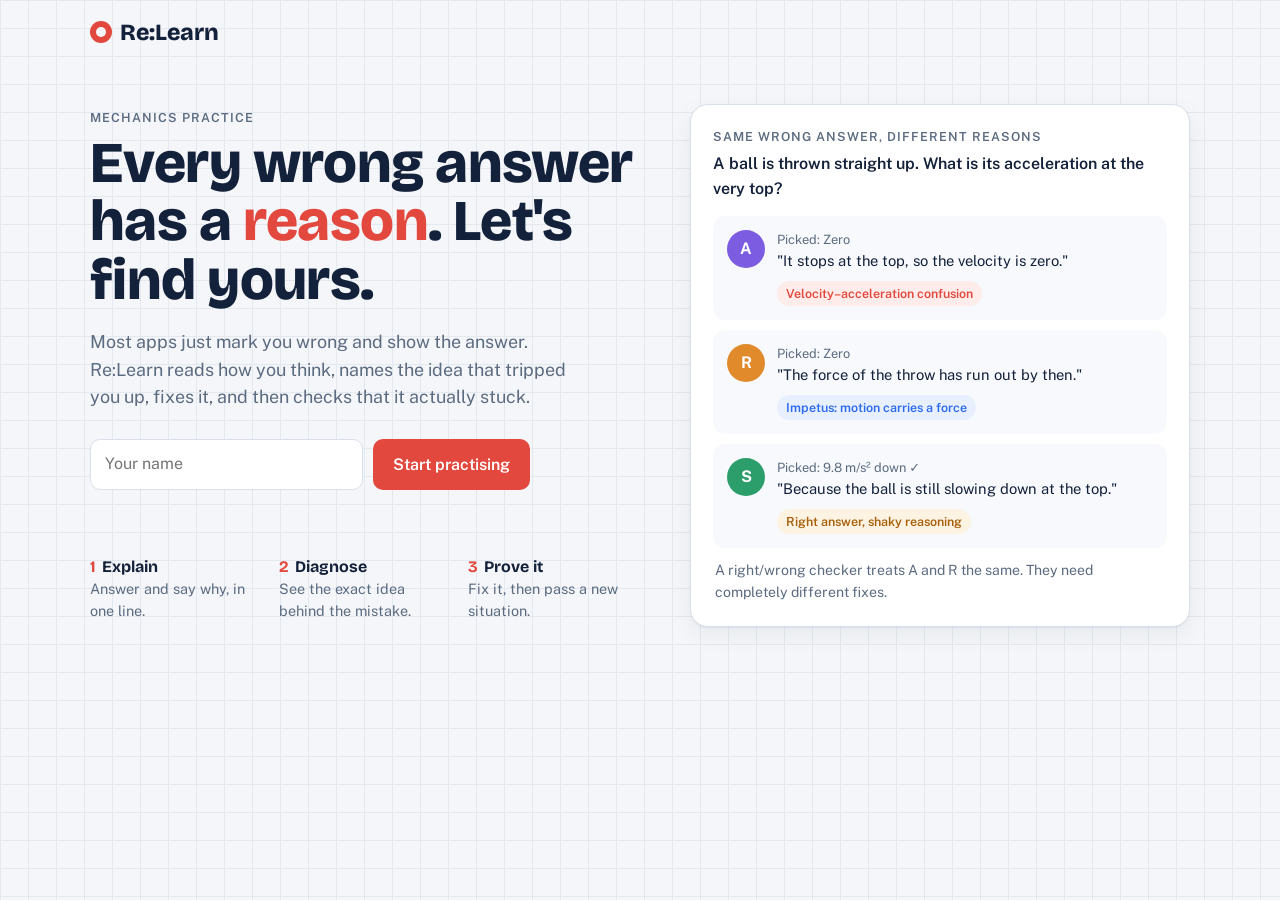
<file: _old_version/static/index.html>
<!doctype html>
<html lang="en">
<head>
<meta charset="utf-8">
<meta name="viewport" content="width=device-width, initial-scale=1">
<title>Re:Learn Physics</title>
<link href="https://fonts.googleapis.com/css2?family=Bricolage+Grotesque:opsz,wght@12..96,600;12..96,800&family=Public+Sans:wght@400;500;600&display=swap" rel="stylesheet">
<style>
:root{
  --bg:#F4F6F9;--grid:#E4E9F0;--surface:#FFFFFF;--surface2:#F7F9FC;--ink:#14213A;--muted:#5C6B80;--line:#D9E0EA;
  --accent:#E2483D;--accent-soft:#FDECEA;--blue:#2C6BED;--blue-soft:#E8EFFE;--ok:#1C8550;--ok-soft:#E5F5EC;
  --warn:#A8620B;--warn-soft:#FDF3E3;--shadow:0 1px 2px rgba(20,33,58,.06),0 8px 24px rgba(20,33,58,.06);
}
@media(prefers-color-scheme:dark){:root:not([data-theme=light]){
  --bg:#0E1420;--grid:#161E2C;--surface:#151D2B;--surface2:#1B2536;--ink:#E8EDF5;--muted:#93A1B5;--line:#2A3548;
  --accent:#FF6B5E;--accent-soft:#3A1E1D;--blue:#6E9BFF;--blue-soft:#1A2744;--ok:#4CC488;--ok-soft:#14301F;
  --warn:#F0B35A;--warn-soft:#33260F;--shadow:0 1px 2px rgba(0,0,0,.3),0 8px 24px rgba(0,0,0,.25);
}}
*{box-sizing:border-box}
html{scroll-behavior:smooth}
body{margin:0;font:16px/1.55 "Public Sans",system-ui,sans-serif;color:var(--ink);background-color:var(--bg);
  background-image:linear-gradient(var(--grid) 1px,transparent 1px),linear-gradient(90deg,var(--grid) 1px,transparent 1px);
  background-size:28px 28px}
h1,h2,h3,.display{font-family:"Bricolage Grotesque",system-ui,sans-serif;letter-spacing:-.01em}
.wrap{max-width:1140px;margin:0 auto;padding:0 20px}
.hidden{display:none!important}
:focus-visible{outline:3px solid var(--blue);outline-offset:2px;border-radius:6px}
button{font:600 1rem "Public Sans",sans-serif;cursor:pointer;border:0;border-radius:10px;padding:12px 20px;
  background:var(--ink);color:var(--bg);transition:transform .12s,opacity .12s}
button:hover{transform:translateY(-1px)}button:active{transform:none}
button:disabled{opacity:.45;cursor:not-allowed;transform:none}
button.ghost{background:transparent;color:var(--ink);border:1.5px solid var(--line)}
button.accent{background:var(--accent);color:#fff}
.kicker{font-size:.78rem;font-weight:600;letter-spacing:.08em;text-transform:uppercase;color:var(--muted);margin:0 0 6px}
.err{color:var(--accent);font-size:.9rem;min-height:1.3em;margin:8px 0 0}
small,.muted{color:var(--muted)}

/* top bar */
.bar{display:flex;align-items:center;gap:16px;padding:18px 0}
.logo{font:800 1.45rem "Bricolage Grotesque",sans-serif;display:flex;align-items:center;gap:8px}
.logo i{display:inline-block;width:22px;height:22px;border-radius:50%;background:var(--accent);position:relative}
.logo i::after{content:"";position:absolute;left:6px;top:6px;width:10px;height:10px;border-radius:50%;background:var(--bg)}
.dots{display:flex;gap:6px;margin-left:auto}
.dots span{width:28px;height:6px;border-radius:3px;background:var(--line)}
.dots .now{background:var(--ink)}.dots .ok{background:var(--ok)}.dots .mis{background:var(--accent)}.dots .fixed{background:var(--blue)}
.who{font-size:.9rem;color:var(--muted)}

/* welcome */
.hero{display:grid;grid-template-columns:1.05fr .95fr;gap:48px;align-items:center;padding:40px 0 56px}
.hero h1{font-size:clamp(2.3rem,5vw,3.6rem);line-height:1.02;margin:0 0 18px;font-weight:800}
.hero h1 em{font-style:normal;color:var(--accent)}
.hero .lead{font-size:1.12rem;color:var(--muted);max-width:46ch;margin:0 0 28px}
.join{display:flex;gap:10px;max-width:440px}
.join input{flex:1;min-width:0;font:inherit;padding:12px 14px;border:1.5px solid var(--line);border-radius:10px;background:var(--surface);color:var(--ink)}
.steps{display:grid;grid-template-columns:repeat(3,1fr);gap:14px;margin-top:40px;max-width:560px}
.steps div{font-size:.9rem;color:var(--muted)}
.steps b{display:block;font:700 1rem "Bricolage Grotesque",sans-serif;color:var(--ink);margin-bottom:2px}
.steps b span{color:var(--accent);margin-right:6px}
.demo{background:var(--surface);border:1px solid var(--line);border-radius:18px;padding:22px;box-shadow:var(--shadow)}
.demo .q{font-weight:600;margin:0 0 14px}
.student{display:grid;grid-template-columns:38px 1fr;gap:12px;padding:14px;border-radius:12px;background:var(--surface2);margin-bottom:10px}
.avatar{width:38px;height:38px;border-radius:50%;display:grid;place-items:center;font-weight:700;color:#fff}
.student p{margin:0;font-size:.92rem}
.student .ans{font-size:.8rem;color:var(--muted)}
.chip{display:inline-block;font-size:.78rem;font-weight:600;padding:3px 9px;border-radius:999px;margin-top:8px}
.chip.red{background:var(--accent-soft);color:var(--accent)}.chip.blue{background:var(--blue-soft);color:var(--blue)}
.chip.green{background:var(--ok-soft);color:var(--ok)}.chip.amber{background:var(--warn-soft);color:var(--warn)}
.demo .foot{font-size:.88rem;color:var(--muted);margin:12px 2px 0}

/* practice layout */
.app{display:grid;grid-template-columns:1fr 300px;gap:28px;padding-bottom:60px;align-items:start}
.card{background:var(--surface);border:1px solid var(--line);border-radius:18px;padding:28px;box-shadow:var(--shadow);margin-bottom:20px;animation:rise .35s ease-out}
@keyframes rise{from{opacity:0;transform:translateY(10px)}to{opacity:1;transform:none}}
.card h2{font-size:1.5rem;line-height:1.25;margin:0 0 20px;font-weight:600}
.topic{display:inline-block;font-size:.78rem;font-weight:600;padding:3px 10px;border-radius:999px;background:var(--blue-soft);color:var(--blue);margin-bottom:12px}
.opts{display:grid;gap:10px}
.opt{display:flex;align-items:center;gap:14px;padding:14px 16px;border:1.5px solid var(--line);border-radius:12px;cursor:pointer;background:var(--surface);transition:border-color .12s,background .12s}
.opt:hover{border-color:var(--muted)}
.opt input{position:absolute;opacity:0;pointer-events:none}
.opt .key{flex:none;width:30px;height:30px;border-radius:8px;display:grid;place-items:center;font-weight:700;font-size:.9rem;background:var(--surface2);border:1px solid var(--line)}
.opt:has(input:checked){border-color:var(--ink);background:var(--surface2)}
.opt:has(input:checked) .key{background:var(--ink);color:var(--bg);border-color:var(--ink)}
.opt:has(input:focus-visible){outline:3px solid var(--blue);outline-offset:2px}
.opt:has(input:disabled){cursor:default}
.field{margin-top:22px}
.field>label,.field>.lbl{display:block;font-weight:600;font-size:.95rem;margin-bottom:8px}
.sure{display:flex;gap:8px;flex-wrap:wrap}
.sure label{flex:1;min-width:110px;text-align:center;padding:9px 10px;border:1.5px solid var(--line);border-radius:10px;cursor:pointer;font-size:.92rem}
.sure input{position:absolute;opacity:0;pointer-events:none}
.sure label:has(input:checked){border-color:var(--ink);background:var(--surface2);font-weight:600}
.sure label:has(input:focus-visible){outline:3px solid var(--blue);outline-offset:2px}
textarea{width:100%;font:inherit;padding:12px 14px;border:1.5px solid var(--line);border-radius:12px;min-height:88px;resize:vertical;background:var(--surface);color:var(--ink)}
textarea:disabled{opacity:.7}
.starters{display:flex;gap:6px;flex-wrap:wrap;margin-top:8px}
.starters button{font:500 .82rem "Public Sans",sans-serif;padding:5px 10px;border-radius:999px;background:var(--surface2);color:var(--muted);border:1px solid var(--line)}
.actions{display:flex;align-items:center;gap:14px;margin-top:22px;flex-wrap:wrap}
.hint{font-size:.82rem;color:var(--muted)}
kbd{font:600 .75rem "Public Sans",sans-serif;padding:1px 6px;border:1px solid var(--line);border-bottom-width:2px;border-radius:5px;background:var(--surface2)}

/* verdict + diagnosis */
.verdict{display:flex;gap:14px;align-items:flex-start;padding:16px 18px;border-radius:14px;margin-bottom:20px}
.verdict .ic{flex:none;width:36px;height:36px;border-radius:50%;display:grid;place-items:center;color:#fff;font-weight:800;font-size:1.1rem}
.verdict h3{margin:0;font-size:1.25rem}
.verdict p{margin:2px 0 0;font-size:.95rem}
.v-ok{background:var(--ok-soft)}.v-ok .ic{background:var(--ok)}
.v-bad{background:var(--accent-soft)}.v-bad .ic{background:var(--accent)}
.v-warn{background:var(--warn-soft)}.v-warn .ic{background:var(--warn)}
.v-blue{background:var(--blue-soft)}.v-blue .ic{background:var(--blue)}
.mis{border:1.5px dashed var(--accent);border-radius:14px;padding:18px 20px}
.mis h3{font-size:1.45rem;margin:0 0 4px}
.mis p{margin:0}
.meter{display:flex;align-items:center;gap:12px;margin-top:14px;font-size:.85rem;color:var(--muted)}
.meter .track{flex:1;height:8px;border-radius:4px;background:var(--surface2);border:1px solid var(--line);overflow:hidden}
.meter .fill{height:100%;width:0;background:var(--accent);border-radius:4px;transition:width .8s cubic-bezier(.2,.8,.2,1)}
.insight{margin-top:14px;padding:12px 14px;border-radius:10px;background:var(--surface2);font-size:.92rem}
.fix p{margin:0 0 14px}
.sim{position:relative;border:1px solid var(--line);border-radius:14px;background:var(--surface2);overflow:hidden;margin:6px 0 10px}
.sim canvas{display:block;width:100%;height:220px}
.sim .replay{position:absolute;right:10px;top:10px;font-size:.8rem;padding:6px 10px;border-radius:8px;background:var(--surface);color:var(--ink);border:1px solid var(--line)}
.caption{font-size:.88rem;color:var(--muted);margin:0 0 16px}
.example{border-left:4px solid var(--blue);padding:10px 14px;background:var(--blue-soft);border-radius:0 10px 10px 0;font-size:.95rem}
.result{text-align:center;padding:26px 20px;border-radius:14px;margin-top:20px}
.result .big{font:800 2.2rem "Bricolage Grotesque",sans-serif;margin:0}
.result p{margin:6px auto 0;max-width:46ch}
.pop{animation:pop .5s cubic-bezier(.2,1.4,.4,1)}
@keyframes pop{from{transform:scale(.85);opacity:0}to{transform:none;opacity:1}}

/* thinking map */
aside{position:sticky;top:18px}
aside .card{padding:22px}
aside h3{margin:0 0 4px;font-size:1.2rem}
.stats{display:grid;grid-template-columns:repeat(3,1fr);gap:8px;margin:14px 0 6px}
.stats div{background:var(--surface2);border-radius:10px;padding:10px 6px;text-align:center}
.stats b{display:block;font:800 1.5rem "Bricolage Grotesque",sans-serif;line-height:1.1}
.stats span{font-size:.75rem;color:var(--muted)}
.idea{padding:12px 0;border-top:1px solid var(--line)}
.idea:first-of-type{border-top:0}
.idea .row{display:flex;justify-content:space-between;gap:8px;align-items:baseline}
.idea .name{font-weight:600;font-size:.92rem}
.idea .chip{margin-top:0;flex:none}
.idea small{display:block;margin-top:2px}
.empty{font-size:.9rem;color:var(--muted);padding:6px 0}

/* report */
.report{max-width:720px;margin:20px auto 60px}
.report h2{font-size:2.2rem;margin:0 0 6px}
.report .stats{grid-template-columns:repeat(4,1fr)}

@media(max-width:900px){
  .hero{grid-template-columns:1fr;gap:32px;padding-top:16px}
  .app{grid-template-columns:1fr}
  aside{position:static}
  .dots span{width:16px}
}
@media(max-width:520px){
  .card{padding:20px}
  .steps{grid-template-columns:1fr}
  .join{flex-direction:column}
  .report .stats{grid-template-columns:repeat(2,1fr)}
  .who{display:none}
}
@media(prefers-reduced-motion:reduce){*{animation:none!important;transition:none!important}html{scroll-behavior:auto}}
</style>
</head>
<body>
<div class="wrap">
  <div class="bar">
    <div class="logo"><i></i>Re:Learn</div>
    <div class="dots hidden" id="dots"></div>
    <div class="who hidden" id="who"></div>
  </div>

  <!-- Welcome -->
  <section id="welcome" class="hero">
    <div>
      <p class="kicker">Mechanics practice</p>
      <h1>Every wrong answer has a <em>reason</em>. Let's find yours.</h1>
      <p class="lead">Most apps just mark you wrong and show the answer. Re:Learn reads how you think, names the idea that tripped you up, fixes it, and then checks that it actually stuck.</p>
      <div class="join">
        <input id="name" type="text" placeholder="Your name" autocomplete="name" aria-label="Your name">
        <button id="begin" class="accent">Start practising</button>
      </div>
      <p class="err" id="startErr"></p>
      <div class="steps">
        <div><b><span>1</span>Explain</b>Answer and say why, in one line.</div>
        <div><b><span>2</span>Diagnose</b>See the exact idea behind the mistake.</div>
        <div><b><span>3</span>Prove it</b>Fix it, then pass a new situation.</div>
      </div>
    </div>

    <div class="demo" aria-label="Example: two students, same answer, different misconceptions">
      <p class="kicker">Same wrong answer, different reasons</p>
      <p class="q">A ball is thrown straight up. What is its acceleration at the very top?</p>
      <div class="student">
        <div class="avatar" style="background:#7C5CE0">A</div>
        <div><p class="ans">Picked: Zero</p><p>"It stops at the top, so the velocity is zero."</p>
          <span class="chip red">Velocity–acceleration confusion</span></div>
      </div>
      <div class="student">
        <div class="avatar" style="background:#E08A2C">R</div>
        <div><p class="ans">Picked: Zero</p><p>"The force of the throw has run out by then."</p>
          <span class="chip blue">Impetus: motion carries a force</span></div>
      </div>
      <div class="student">
        <div class="avatar" style="background:#2C9E6B">S</div>
        <div><p class="ans">Picked: 9.8 m/s² down ✓</p><p>"Because the ball is still slowing down at the top."</p>
          <span class="chip amber">Right answer, shaky reasoning</span></div>
      </div>
      <p class="foot">A right/wrong checker treats A and R the same. They need completely different fixes.</p>
    </div>
  </section>

  <!-- Practice -->
  <section id="app" class="app hidden">
    <main id="flow">
      <div id="ask" class="card">
        <span class="topic" id="topic"></span>
        <h2 id="qtext"></h2>
        <div class="opts" id="qopts" role="radiogroup" aria-labelledby="qtext"></div>
        <div class="field">
          <span class="lbl" id="sureLbl">How sure are you?</span>
          <div class="sure" role="radiogroup" aria-labelledby="sureLbl">
            <label><input type="radio" name="sure" value="guess">Guessing</label>
            <label><input type="radio" name="sure" value="fair">Fairly sure</label>
            <label><input type="radio" name="sure" value="certain">Certain</label>
          </div>
        </div>
        <div class="field">
          <label for="qexp">Why did you pick that?</label>
          <textarea id="qexp" placeholder="One or two sentences. This is what lets Re:Learn see how you're thinking."></textarea>
          <div class="starters" data-for="qexp">
            <button type="button">Because…</button><button type="button">I think the force…</button><button type="button">The speed…</button>
          </div>
        </div>
        <p class="err" id="askErr"></p>
        <div class="actions">
          <button id="submitAns">Check my thinking</button>
          <span class="hint"><kbd>A</kbd>–<kbd>D</kbd> to choose · <kbd>Ctrl</kbd>+<kbd>Enter</kbd> to submit</span>
        </div>
      </div>

      <div id="diag" class="card hidden"></div>

      <div id="fix" class="card fix hidden">
        <p class="kicker">Fix it</p>
        <p id="fixText"></p>
        <div class="sim"><canvas id="sim" aria-describedby="simCap"></canvas><button class="replay" id="replay" type="button">↻ Replay</button></div>
        <p class="caption" id="simCap"></p>
        <div class="example" id="fixEx"></div>
        <div class="actions"><button id="toRecheck" class="accent">Got it, test me on something new →</button></div>
      </div>

      <div id="recheck" class="card hidden">
        <span class="topic">Same idea, new situation</span>
        <h2 id="rtext"></h2>
        <div class="opts" id="ropts" role="radiogroup" aria-labelledby="rtext"></div>
        <div class="field">
          <label for="rexp">Explain your reasoning</label>
          <textarea id="rexp" placeholder="This is the real test: does your explanation still hold up?"></textarea>
        </div>
        <p class="err" id="reErr"></p>
        <div class="actions"><button id="submitRe">Submit</button></div>
        <div id="reResult"></div>
      </div>

      <div id="nextWrap" class="hidden" style="text-align:right"><button id="next">Next question →</button></div>
    </main>

    <aside>
      <div class="card">
        <h3>Your thinking map</h3>
        <small>Ideas Re:Learn has spotted in your answers</small>
        <div class="stats">
          <div><b id="sAns">0</b><span>answered</span></div>
          <div><b id="sFound" style="color:var(--accent)">0</b><span>ideas found</span></div>
          <div><b id="sFixed" style="color:var(--ok)">0</b><span>fixed</span></div>
        </div>
        <div id="ideas"><p class="empty">Nothing yet. Answer a question to start mapping.</p></div>
      </div>
    </aside>
  </section>

  <!-- Report -->
  <section id="report" class="report hidden">
    <div class="card">
      <p class="kicker">Session complete</p>
      <h2 id="repTitle"></h2>
      <p class="muted" id="repSub"></p>
      <div class="stats">
        <div><b id="rCorrect">0</b><span>right first time</span></div>
        <div><b id="rFound" style="color:var(--accent)">0</b><span>ideas found</span></div>
        <div><b id="rFixed" style="color:var(--ok)">0</b><span>fixed</span></div>
        <div><b id="rOpen" style="color:var(--warn)">0</b><span>still open</span></div>
      </div>
      <div id="repIdeas" style="margin-top:16px"></div>
      <div class="actions"><button id="again" class="accent">Practise again</button></div>
    </div>
  </section>
</div>

<script>
const $ = id => document.getElementById(id);
const esc = s => String(s ?? "").replace(/[&<>"']/g, c => ({"&":"&amp;","<":"&lt;",">":"&gt;",'"':"&quot;","'":"&#39;"}[c]));
const show = (id, on = true) => $(id).classList.toggle("hidden", !on);
const store = {get: k => { try { return localStorage.getItem(k); } catch { return null; } },
               set: (k, v) => { try { localStorage.setItem(k, v); } catch {} }};

let learner, questions = [], qi = 0, target = null, recheckId = null, results = [], phase = "ask";

async function api(path, body) {
  const r = await fetch(path, body ? {method: "POST", headers: {"Content-Type": "application/json"}, body: JSON.stringify(body)} : {});
  if (!r.ok) throw new Error(await r.text());
  return r.json();
}

function renderOpts(el, q, name) {
  $(el).innerHTML = Object.entries(q.options).map(([k, v]) =>
    `<label class="opt"><input type="radio" name="${name}" value="${esc(k)}"><span class="key">${esc(k)}</span><span>${esc(v)}</span></label>`).join("");
}
const picked = name => document.querySelector(`input[name=${name}]:checked`)?.value;
const lock = (sel, on) => document.querySelectorAll(sel).forEach(e => e.disabled = on);

/* ---------- start ---------- */
const saved = store.get("relearn-name");
if (saved) $("name").value = saved;
$("name").addEventListener("keydown", e => e.key === "Enter" && $("begin").click());

$("begin").onclick = async () => {
  learner = $("name").value.trim();
  if (!learner) { $("startErr").textContent = "Add your name so your thinking map can be saved."; return $("name").focus(); }
  store.set("relearn-name", learner);
  try { questions = await api("/api/questions"); }
  catch { $("startErr").textContent = "Couldn't reach the server. Is app.py running?"; return; }
  qi = 0; results = [];
  show("welcome", false); show("report", false); show("app"); show("dots"); show("who");
  $("who").textContent = `Hi, ${learner}`;
  showQuestion(); loadProfile();
};

document.querySelectorAll(".starters button").forEach(b => b.onclick = () => {
  const t = $(b.parentElement.dataset.for);
  if (t.disabled) return;
  t.value = (t.value ? t.value.trimEnd() + " " : "") + b.textContent.replace("…", " ");
  t.focus(); t.setSelectionRange(t.value.length, t.value.length);
});

function renderDots() {
  $("dots").innerHTML = questions.map((q, i) => {
    const r = results[i];
    const cls = i === qi && !r ? "now" : !r ? "" : r.resolved ? "fixed" : r.status === "correct" ? "ok" : "mis";
    return `<span class="${cls}" title="Question ${i + 1}"></span>`;
  }).join("");
}

/* ---------- question ---------- */
function showQuestion() {
  const q = questions[qi];
  phase = "ask"; target = null; stopSim();
  ["diag", "fix", "recheck", "nextWrap"].forEach(id => show(id, false));
  $("ask").classList.remove("hidden");
  $("ask").style.animation = "none"; $("ask").offsetHeight; $("ask").style.animation = "";
  $("toRecheck").parentElement.classList.remove("hidden");
  $("qexp").value = ""; $("rexp").value = ""; $("reResult").innerHTML = ""; $("askErr").textContent = "";
  document.querySelectorAll("input[name=sure]").forEach(i => i.checked = false);
  $("topic").textContent = `${q.topic} · ${qi + 1} of ${questions.length}`;
  $("qtext").textContent = q.text;
  renderOpts("qopts", q, "q");
  lock("#ask input, #ask textarea, #ask button", false);
  $("submitAns").textContent = "Check my thinking";
  renderDots();
  window.scrollTo({top: 0});
}

$("submitAns").onclick = async () => {
  const q = questions[qi], choice = picked("q");
  if (!choice) return $("askErr").textContent = "Pick an option first.";
  $("askErr").textContent = "";
  $("submitAns").disabled = true;
  let d;
  try { d = await api("/api/diagnose", {learner, qid: q.id, choice, explanation: $("qexp").value}); }
  catch { $("askErr").textContent = "Something went wrong. Try again."; $("submitAns").disabled = false; return; }
  renderDiagnosis(d, picked("sure"));
  loadProfile();
};

/* ---------- diagnosis ---------- */
function verdict(cls, icon, title, sub) {
  return `<div class="verdict ${cls}"><div class="ic" aria-hidden="true">${icon}</div><div><h3>${title}</h3><p>${sub}</p></div></div>`;
}

function sureNote(d, sure) {
  if (!sure) return "";
  if (!d.correct && sure === "certain")
    return `<div class="insight">You were <b>certain</b>. That usually means a solid-feeling idea that's quietly wrong, not a slip. Those are the most worth fixing.</div>`;
  if (d.status === "correct" && sure === "guess")
    return `<div class="insight">You said you were guessing, but your reasoning was spot on. Trust it more next time.</div>`;
  if (d.status === "flawed_reasoning" && sure === "certain")
    return `<div class="insight">You were certain and got it right, but for a reason that will break on a different question.</div>`;
  return "";
}

function renderDiagnosis(d, sure) {
  const el = $("diag");
  show("diag");
  if (d.status === "unknown") {
    el.innerHTML = verdict("v-warn", "?", "Not quite. How did you get there?",
      "Your explanation doesn't say enough to spot the idea behind it. Add a sentence above and check again.");
    $("submitAns").disabled = false; $("submitAns").textContent = "Check again";
    $("qexp").focus();
    return;
  }
  phase = "diag";
  lock("#ask input, #ask textarea, #ask button", true);
  results[qi] = {status: d.status, label: d.label, name: d.misconception?.name, resolved: false};
  renderDots();

  if (d.status === "correct") {
    el.innerHTML = verdict("v-ok", "✓", "Spot on.", "Right answer, and your reasoning holds up.") + sureNote(d, sure);
    showNext();
    el.scrollIntoView({block: "start"});
    return;
  }
  const head = d.status === "flawed_reasoning"
    ? verdict("v-warn", "!", "Right answer, wrong reason.", "Your explanation shows an idea that will trip you up on a different question.")
    : verdict("v-bad", "✕", "Not quite, but there's a reason.", "Here's the idea behind your answer.");
  el.innerHTML = head + `
    <div class="mis">
      <p class="kicker">The idea behind your answer</p>
      <h3>${esc(d.misconception.name)}</h3>
      <p>${esc(d.misconception.desc)}</p>
      <div class="meter"><span>Model confidence</span><div class="track"><div class="fill"></div></div><b>${Math.round(d.confidence * 100)}%</b></div>
    </div>` + sureNote(d, sure);
  requestAnimationFrame(() => requestAnimationFrame(() => el.querySelector(".fill").style.width = `${d.confidence * 100}%`));

  target = d.label; recheckId = d.recheck.id;
  $("fixText").textContent = d.intervention.explain;
  $("fixEx").textContent = d.intervention.example;
  $("rtext").textContent = d.recheck.text;
  renderOpts("ropts", d.recheck, "r");
  lock("#recheck input, #recheck textarea, #recheck button", false);
  show("fix"); show("recheck", false);
  startSim(d.label);
  el.scrollIntoView({block: "start"});
}

$("toRecheck").onclick = () => {
  show("recheck"); phase = "recheck";
  $("toRecheck").parentElement.classList.add("hidden");
  $("recheck").scrollIntoView({block: "start"});
};

$("submitRe").onclick = async () => {
  const choice = picked("r");
  if (!choice) return $("reErr").textContent = "Pick an option first.";
  $("reErr").textContent = "";
  $("submitRe").disabled = true;
  let r;
  try { r = await api("/api/reassess", {learner, qid: recheckId, choice, explanation: $("rexp").value, target}); }
  catch { $("reErr").textContent = "Something went wrong. Try again."; $("submitRe").disabled = false; return; }
  lock("#recheck input, #recheck textarea", true);
  results[qi].resolved = r.resolved;
  $("reResult").innerHTML = r.resolved
    ? `<div class="result v-ok pop"><p class="big" style="color:var(--ok)">Fixed ✓</p>
       <p>Right answer <b>and</b> your reasoning holds up in a brand new situation. That's how you know it stuck.</p></div>`
    : `<div class="result v-warn pop"><p class="big" style="color:var(--warn)">Not yet</p>
       <p>${r.correct ? "Right answer, but your explanation still leans on the same idea." : "This one tripped on the same idea."}
       It stays on your thinking map, so it'll come back until it's gone.</p></div>`;
  renderDots(); loadProfile(); showNext();
};

function showNext() {
  phase = "next";
  $("next").textContent = qi + 1 < questions.length ? "Next question →" : "See my report →";
  show("nextWrap");
}

$("next").onclick = () => {
  if (qi + 1 < questions.length) { qi++; showQuestion(); }
  else showReport();
};

/* ---------- keyboard ---------- */
document.addEventListener("keydown", e => {
  if ($("app").classList.contains("hidden")) return;
  const typing = e.target.tagName === "TEXTAREA" || e.target.tagName === "INPUT" && e.target.type === "text";
  if (e.key === "Enter" && (e.ctrlKey || e.metaKey)) {
    e.preventDefault();
    if (phase === "ask") $("submitAns").click();
    else if (phase === "recheck") $("submitRe").click();
    else if (phase === "next") $("next").click();
    return;
  }
  if (typing || e.ctrlKey || e.metaKey || e.altKey) return;
  const name = phase === "ask" ? "q" : phase === "recheck" ? "r" : null;
  const inp = name && document.querySelector(`input[name=${name}][value="${e.key.toUpperCase()}"]:not(:disabled)`);
  if (inp) { inp.checked = true; inp.focus(); }
});

/* ---------- thinking map ---------- */
const STATUS = {active: ["red", "needs work"], recurring: ["amber", "keeps coming back"], resolved: ["green", "fixed"]};

async function loadProfile() {
  let p;
  try { p = await api(`/api/profile/${encodeURIComponent(learner)}`); } catch { return; }
  $("sAns").textContent = p.answered;
  $("sFound").textContent = p.misconceptions.length;
  $("sFixed").textContent = p.misconceptions.filter(m => m.status === "resolved").length;
  $("ideas").innerHTML = p.misconceptions.length
    ? p.misconceptions.map(m => {
        const [c, t] = STATUS[m.status] || ["red", m.status];
        return `<div class="idea"><div class="row"><span class="name">${esc(m.name)}</span><span class="chip ${c}">${t}</span></div>
          <small>Spotted ${m.detected}× · fixed ${m.resolved}×</small></div>`;
      }).join("")
    : `<p class="empty">No misconceptions spotted yet. Nice.</p>`;
}

/* ---------- report ---------- */
function showReport() {
  stopSim();
  show("app", false); show("report");
  const done = results.filter(Boolean);
  const correct = done.filter(r => r.status === "correct").length;
  const found = done.filter(r => r.label);
  const fixed = found.filter(r => r.resolved).length;
  $("rCorrect").textContent = correct;
  $("rFound").textContent = found.length;
  $("rFixed").textContent = fixed;
  $("rOpen").textContent = found.length - fixed;
  $("repTitle").textContent = !found.length ? "Clean sweep." : fixed === found.length ? "Every idea fixed." : "Good session. A few ideas to revisit.";
  $("repSub").textContent = !found.length
    ? "No misconceptions spotted in your reasoning this time."
    : `Re:Learn spotted ${found.length} misconception${found.length > 1 ? "s" : ""} and you fixed ${fixed}. Open ones will come back next session.`;
  $("repIdeas").innerHTML = found.map(r =>
    `<div class="idea"><div class="row"><span class="name">${esc(r.name)}</span>
     <span class="chip ${r.resolved ? "green" : "amber"}">${r.resolved ? "fixed" : "still open"}</span></div></div>`).join("");
  renderDots();
  window.scrollTo({top: 0});
}

$("again").onclick = () => { show("report", false); show("app"); qi = 0; results = []; showQuestion(); loadProfile(); };

/* ---------- mini physics sims ---------- */
let raf = 0, simLabel = null, simStart = 0;
const reduced = matchMedia("(prefers-reduced-motion: reduce)").matches;

function palette() {
  const s = getComputedStyle(document.documentElement), v = n => s.getPropertyValue(n).trim();
  return {ink: v("--ink"), muted: v("--muted"), line: v("--line"), accent: v("--accent"), blue: v("--blue"), ok: v("--ok"), surface: v("--surface")};
}
function arrow(c, x1, y1, x2, y2, col, label) {
  const len = Math.hypot(x2 - x1, y2 - y1);
  if (len < 3) return;
  const a = Math.atan2(y2 - y1, x2 - x1);
  c.strokeStyle = c.fillStyle = col; c.lineWidth = 3;
  c.beginPath(); c.moveTo(x1, y1); c.lineTo(x2 - 8 * Math.cos(a), y2 - 8 * Math.sin(a)); c.stroke();
  c.beginPath(); c.moveTo(x2, y2);
  c.lineTo(x2 - 12 * Math.cos(a - .45), y2 - 12 * Math.sin(a - .45));
  c.lineTo(x2 - 12 * Math.cos(a + .45), y2 - 12 * Math.sin(a + .45)); c.fill();
  if (label) { c.font = "600 13px 'Public Sans',sans-serif"; c.fillText(label, x2 + 8 * Math.cos(a) + (Math.abs(Math.sin(a)) > .5 ? 6 : -4), y2 + 8 * Math.sin(a) + 4); }
}
function text(c, s, x, y, col, size = 13, w = 500, align = "left") {
  c.fillStyle = col; c.font = `${w} ${size}px 'Public Sans',sans-serif`; c.textAlign = align; c.fillText(s, x, y); c.textAlign = "left";
}
function ground(c, w, y, k) { c.strokeStyle = k.line; c.lineWidth = 2; c.beginPath(); c.moveTo(0, y); c.lineTo(w, y); c.stroke(); }
function circle(c, x, y, r, col) { c.fillStyle = col; c.beginPath(); c.arc(x, y, r, 0, Math.PI * 2); c.fill(); }
function box(c, x, y, w, h, col) { c.fillStyle = col; c.beginPath(); c.roundRect(x, y, w, h, 6); c.fill(); }

const SIMS = {
  VA_CONFUSION: {dur: 3200, cap: "Blue = velocity, red = acceleration. Velocity shrinks to zero at the top and flips direction. Acceleration never changes.",
    draw(c, w, h, p, k) {
      const g = h - 26, x = w * .4, y = g - 14 - (g - 60) * 4 * p * (1 - p), v = 1 - 2 * p;
      ground(c, w, g, k); circle(c, x, y, 14, k.ink);
      arrow(c, x - 40, y, x - 40, y - v * 60, k.blue, "v");
      arrow(c, x + 40, y, x + 40, y + 42, k.accent, "a");
      const rx = Math.min(w - 170, w * .62);
      text(c, `v = ${Math.abs(v * 19.6).toFixed(1)} m/s ${Math.abs(v) < .03 ? "" : v > 0 ? "↑" : "↓"}`, rx, 50, k.blue, 15, 600);
      text(c, "a = 9.8 m/s² ↓", rx, 76, k.accent, 15, 600);
      if (Math.abs(v) < .06) text(c, "Top: v = 0, but a ≠ 0", rx, 104, k.ink, 14, 700);
    }},
  IMPETUS: {dur: 3600, cap: "Nothing pushes either puck after launch. The top one never slows down. The bottom one slows only because friction, a real force, acts on it.",
    draw(c, w, h, p, k) {
      const l1 = h * .38, l2 = h * .82;
      ground(c, w, l1, k); ground(c, w, l2, k);
      text(c, "Ice: no friction", 12, 22, k.muted, 12, 600); text(c, "Rough floor: friction", 12, l1 + 26, k.muted, 12, 600);
      const x1 = -40 + p * (w + 80); box(c, x1, l1 - 18, 40, 18, k.ink);
      text(c, "no force arrows: nothing pushing", Math.min(Math.max(x1 - 60, 140), w - 220), l1 - 28, k.blue, 12, 600);
      const s = 1 - (1 - Math.min(p / .8, 1)) ** 2, x2 = 20 + s * w * .55;
      box(c, x2, l2 - 18, 40, 18, k.ink);
      if (s < .999) arrow(c, x2 - 2, l2 - 9, x2 - 40, l2 - 9, k.accent, "friction");
      else text(c, "stopped by friction", x2 + 50, l2 - 6, k.accent, 12, 600);
    }},
  FORCE_VELOCITY: {dur: 3200, cap: "A constant force gives a constant acceleration, so the speed climbs in a straight line. It never levels off while the force acts.",
    draw(c, w, h, p, k) {
      const g = h - 40, track = w * .55, x = 16 + (track - 110) * p * p;
      ground(c, track, g, k); box(c, x, g - 28, 60, 26, k.ink);
      circle(c, x + 14, g - 2, 5, k.muted); circle(c, x + 46, g - 2, 5, k.muted);
      arrow(c, x + 62, g - 15, x + 108, g - 15, k.accent, "F");
      const gx = track + 30, gw = w - gx - 16, gy = 24, gh = g - gy;
      c.strokeStyle = k.line; c.lineWidth = 2; c.beginPath(); c.moveTo(gx, gy); c.lineTo(gx, g); c.lineTo(gx + gw, g); c.stroke();
      text(c, "speed", gx + 6, gy + 4, k.muted, 12); text(c, "time", gx + gw - 30, g + 18, k.muted, 12);
      c.strokeStyle = k.blue; c.lineWidth = 3; c.beginPath(); c.moveTo(gx, g); c.lineTo(gx + gw * p, g - gh * p * .92); c.stroke();
      circle(c, gx + gw * p, g - gh * p * .92, 4, k.blue);
    }},
  THIRD_LAW: {dur: 3800, cap: "During contact the two pushes are exactly equal (red arrows). The car flies off faster only because it has less mass: a = F ÷ m.",
    draw(c, w, h, p, k) {
      const g = h - 30, cx = w * .5;
      ground(c, w, g, k);
      let tr = cx, car = cx;
      if (p < .45) tr = cx - (1 - p / .45) * (cx - 110);
      else if (p > .62) { const q = (p - .62) / .38; car = cx + q * w * .36; tr = cx + q * w * .06; }
      box(c, tr - 100, g - 50, 100, 48, k.muted); text(c, "Truck", tr - 70, g - 20, k.surface, 13, 700);
      box(c, car, g - 28, 56, 26, k.blue); text(c, "Car", car + 15, g - 10, "#fff", 12, 700);
      if (p >= .45 && p <= .62) {
        arrow(c, cx + 4, g - 66, cx + 64, g - 66, k.accent, "F on car");
        arrow(c, cx - 4, g - 66, cx - 64, g - 66, k.accent, "");
        text(c, "F on truck", cx - 140, g - 76, k.accent, 13, 600);
        text(c, "Same size", cx, 26, k.ink, 15, 700, "center");
      }
    }},
  HEAVIER_FASTER: {dur: 2600, cap: "The 10 kg ball is pulled 10× harder, but it's also 10× harder to speed up. Weight ÷ mass is the same, so they land together.",
    draw(c, w, h, p, k) {
      const g = h - 20, top = 40, q = Math.min(p / .8, 1), fall = (g - top - 40) * q * q;
      ground(c, w, g, k);
      [[w * .33, 9, "1 kg", 18, "9.8 N"], [w * .58, 18, "10 kg", 54, "98 N"]].forEach(([x, r, m, al, wl]) => {
        const y = top + 18 + fall;
        circle(c, x, y, r, k.ink);
        text(c, m, x, top - 14, k.muted, 12, 600, "center");
        if (q < 1) arrow(c, x + r + 10, y, x + r + 10, y + al, k.accent, wl);
      });
      text(c, "a = 9.8 m/s² for both", w * .78, 50, k.blue, 14, 700, "center");
    }},
};

function startSim(label) {
  stopSim();
  simLabel = SIMS[label] ? label : null;
  $("simCap").textContent = simLabel ? SIMS[label].cap : "";
  $("sim").parentElement.classList.toggle("hidden", !simLabel);
  if (!simLabel) return;
  $("replay").classList.toggle("hidden", reduced);
  simStart = performance.now();
  raf = requestAnimationFrame(tick);
}
function stopSim() { cancelAnimationFrame(raf); raf = 0; }
function tick(now) {
  const cv = $("sim"), dpr = devicePixelRatio || 1, w = cv.clientWidth, h = cv.clientHeight;
  if (cv.width !== w * dpr) { cv.width = w * dpr; cv.height = h * dpr; }
  const c = cv.getContext("2d"), sim = SIMS[simLabel];
  c.setTransform(dpr, 0, 0, dpr, 0, 0); c.clearRect(0, 0, w, h);
  // play once, hold the last frame for a beat, then loop
  const t = (now - simStart) % (sim.dur + 900);
  sim.draw(c, w, h, reduced ? .5 : Math.min(t / sim.dur, 1), palette());
  if (!reduced) raf = requestAnimationFrame(tick);
}
$("replay").onclick = () => { simStart = performance.now(); };
addEventListener("resize", () => { if (simLabel && reduced) tick(performance.now()); });
</script>
</body>
</html>
</file>
